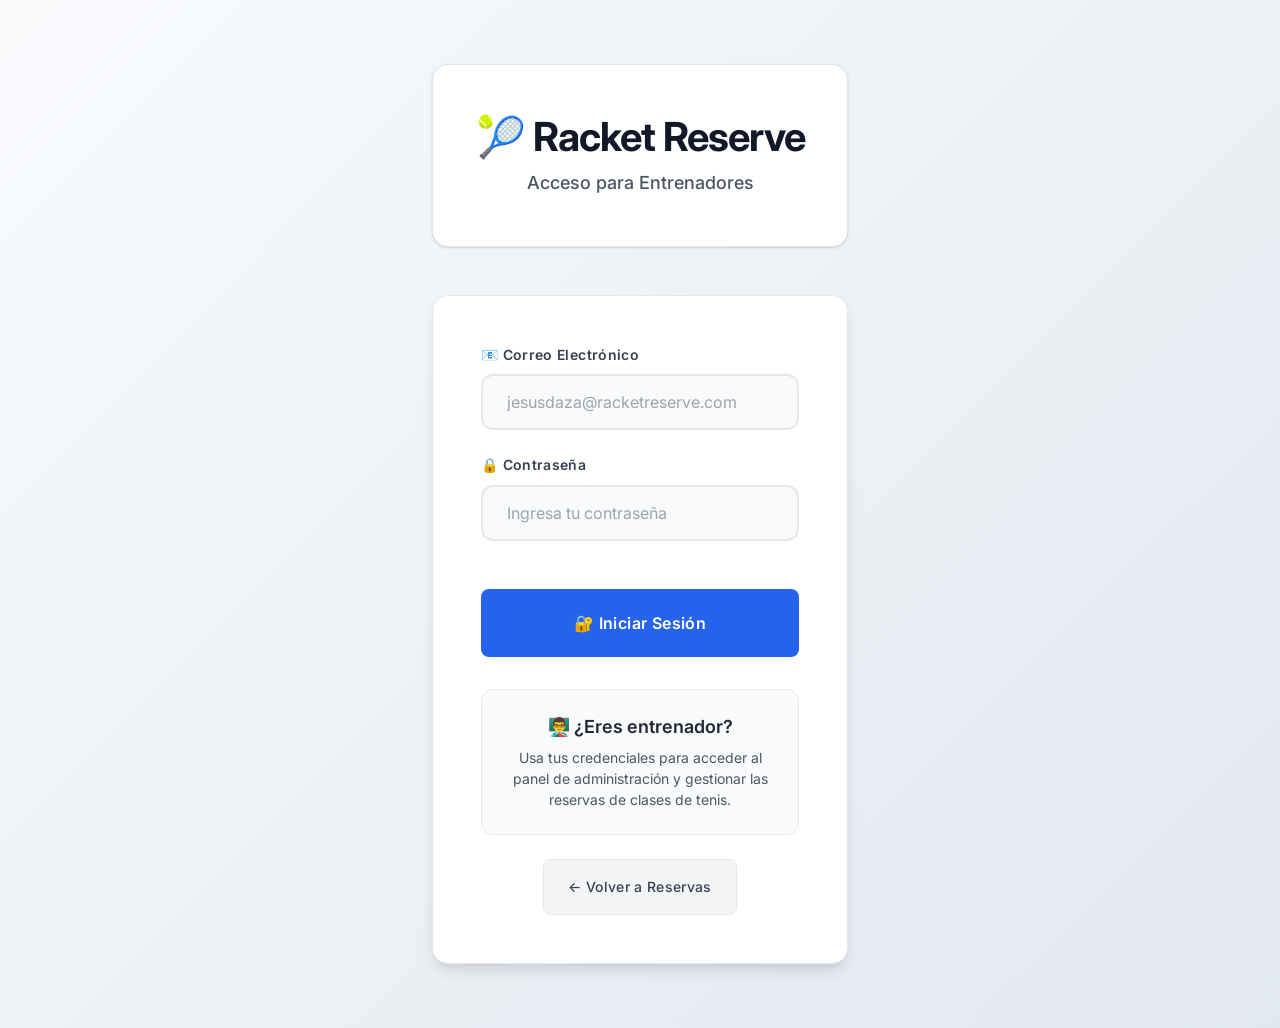
<file: login.html>
<!DOCTYPE html>
<html lang="es">
<head>
    <meta charset="UTF-8">
    <meta name="viewport" content="width=device-width, initial-scale=1.0">
    <title>🔐 Acceso Entrenador - Racket Reserve</title>
    <link rel="stylesheet" href="style.css">
    <link rel="preconnect" href="https://fonts.googleapis.com">
    <link rel="preconnect" href="https://fonts.gstatic.com" crossorigin>
    <link href="https://fonts.googleapis.com/css2?family=Inter:wght@300;400;500;600;700;800&display=swap" rel="stylesheet">
</head>
<body>
    <div class="container">
        <div class="login-container">
            <header class="login-header">
                <h1>🎾 Racket Reserve</h1>
                <p class="login-subtitle">Acceso para Entrenadores</p>
            </header>

            <main class="login-main">
                <div class="login-form-container">
                    <form id="loginForm" class="login-form">
                        <div class="form-group">
                            <label for="email">📧 Correo Electrónico</label>
                            <input 
                                type="email" 
                                id="email" 
                                name="email" 
                                placeholder="jesusdaza@racketreserve.com" 
                                required 
                                autocomplete="email"
                            />
                        </div>

                        <div class="form-group">
                            <label for="password">🔒 Contraseña</label>
                            <input 
                                type="password" 
                                id="password" 
                                name="password" 
                                placeholder="Ingresa tu contraseña" 
                                required 
                                autocomplete="current-password"
                            />
                        </div>

                        <div class="form-actions">
                            <button type="submit" class="btn-primary btn-full">
                                🔐 Iniciar Sesión
                            </button>
                        </div>
                    </form>

                    <div class="login-info">
                        <div class="info-card">
                            <h3>👨‍🏫 ¿Eres entrenador?</h3>
                            <p>Usa tus credenciales para acceder al panel de administración y gestionar las reservas de clases de tenis.</p>
                        </div>
                        
                        <div class="back-link">
                            <a href="index.html" class="btn-secondary">
                                ← Volver a Reservas
                            </a>
                        </div>
                    </div>
                </div>
            </main>

            <div id="notification" class="notification"></div>
        </div>
    </div>

    <script src="auth.js"></script>
</body>
</html>
</file>
<file: style.css>
* {
    margin: 0;
    padding: 0;
    box-sizing: border-box;
}

:root {
    --primary-color: #2563eb;
    --primary-dark: #1e40af;
    --secondary-color: #10b981;
    --accent-color: #f59e0b;
    --danger-color: #ef4444;
    --dark-color: #1f2937;
    --light-color: #ffffff;
    --gray-50: #f9fafb;
    --gray-100: #f3f4f6;
    --gray-200: #e5e7eb;
    --gray-300: #d1d5db;
    --gray-400: #9ca3af;
    --gray-500: #6b7280;
    --gray-600: #4b5563;
    --gray-700: #374151;
    --gray-800: #1f2937;
    --gray-900: #111827;
    --border-color: #e5e7eb;
    --shadow-xs: 0 1px 2px 0 rgba(0, 0, 0, 0.05);
    --shadow-sm: 0 1px 3px 0 rgba(0, 0, 0, 0.1), 0 1px 2px 0 rgba(0, 0, 0, 0.06);
    --shadow-md: 0 4px 6px -1px rgba(0, 0, 0, 0.1), 0 2px 4px -1px rgba(0, 0, 0, 0.06);
    --shadow-lg: 0 10px 15px -3px rgba(0, 0, 0, 0.1), 0 4px 6px -2px rgba(0, 0, 0, 0.05);
    --shadow-xl: 0 20px 25px -5px rgba(0, 0, 0, 0.1), 0 10px 10px -5px rgba(0, 0, 0, 0.04);
    --radius-sm: 0.375rem;
    --radius-md: 0.5rem;
    --radius-lg: 0.75rem;
    --radius-xl: 1rem;
    --spacing-xs: 0.25rem;
    --spacing-sm: 0.5rem;
    --spacing-md: 1rem;
    --spacing-lg: 1.5rem;
    --spacing-xl: 2rem;
    --spacing-2xl: 3rem;
    --transition-fast: 150ms cubic-bezier(0.4, 0, 0.2, 1);
    --transition-base: 300ms cubic-bezier(0.4, 0, 0.2, 1);
    --transition-slow: 500ms cubic-bezier(0.4, 0, 0.2, 1);
}

body {
    font-family: 'Inter', -apple-system, BlinkMacSystemFont, 'Segoe UI', Roboto, Oxygen, Ubuntu, sans-serif;
    background: linear-gradient(135deg, #f8fafc 0%, #e2e8f0 100%);
    min-height: 100vh;
    color: var(--gray-800);
    line-height: 1.6;
    font-size: 16px;
    font-weight: 400;
    -webkit-font-smoothing: antialiased;
    -moz-osx-font-smoothing: grayscale;
}

.container {
    max-width: 1200px;
    margin: 0 auto;
    padding: var(--spacing-xl);
    animation: fadeIn var(--transition-slow) ease-out;
}

@keyframes fadeIn {
    from {
        opacity: 0;
        transform: translateY(10px);
    }
    to {
        opacity: 1;
        transform: translateY(0);
    }
}

header {
    background: var(--light-color);
    border-radius: var(--radius-xl);
    padding: var(--spacing-2xl) var(--spacing-xl);
    margin-bottom: var(--spacing-2xl);
    box-shadow: var(--shadow-sm);
    border: 1px solid var(--gray-200);
    animation: slideDown var(--transition-base) ease-out;
}

@keyframes slideDown {
    from {
        opacity: 0;
        transform: translateY(-10px);
    }
    to {
        opacity: 1;
        transform: translateY(0);
    }
}

header h1 {
    color: var(--gray-900);
    margin-bottom: var(--spacing-lg);
    font-size: 2.5rem;
    font-weight: 700;
    text-align: center;
    letter-spacing: -0.025em;
    line-height: 1.2;
}

nav {
    display: flex;
    justify-content: center;
    gap: var(--spacing-md);
    flex-wrap: wrap;
}

nav a {
    padding: var(--spacing-md) var(--spacing-lg);
    background: var(--gray-50);
    color: var(--gray-700);
    text-decoration: none;
    border-radius: var(--radius-lg);
    transition: all var(--transition-base) ease;
    font-weight: 500;
    font-size: 0.95rem;
    border: 1px solid var(--gray-200);
    display: flex;
    align-items: center;
    gap: var(--spacing-sm);
}

nav a:hover {
    background: var(--primary-color);
    color: white;
    transform: translateY(-1px);
    box-shadow: var(--shadow-md);
    border-color: var(--primary-color);
}

nav a.active {
    background: var(--primary-color);
    color: white;
    box-shadow: var(--shadow-sm);
    border-color: var(--primary-color);
}

main {
    background: var(--light-color);
    border-radius: var(--radius-xl);
    padding: var(--spacing-2xl);
    box-shadow: var(--shadow-sm);
    border: 1px solid var(--gray-200);
    animation: fadeInUp var(--transition-slow) ease-out var(--transition-base) both;
}

@keyframes fadeInUp {
    from {
        opacity: 0;
        transform: translateY(15px);
    }
    to {
        opacity: 1;
        transform: translateY(0);
    }
}

section {
    margin-bottom: var(--spacing-2xl);
}

section:last-child {
    margin-bottom: 0;
}

h2 {
    color: var(--gray-900);
    margin-bottom: var(--spacing-lg);
    font-size: 1.75rem;
    font-weight: 600;
    display: flex;
    align-items: center;
    gap: var(--spacing-sm);
    line-height: 1.3;
}

h3 {
    color: var(--gray-800);
    margin-bottom: var(--spacing-md);
    font-size: 1.125rem;
    font-weight: 600;
    display: flex;
    align-items: center;
    gap: var(--spacing-sm);
    line-height: 1.4;
}

.date-selector {
    text-align: center;
    margin-bottom: var(--spacing-xl);
    padding: var(--spacing-lg);
    background: var(--gray-50);
    border-radius: var(--radius-lg);
    border: 1px solid var(--gray-200);
}

.date-selector input[type="date"] {
    padding: var(--spacing-md) var(--spacing-lg);
    border: 1px solid var(--gray-300);
    border-radius: var(--radius-lg);
    font-size: 1rem;
    margin: 0 var(--spacing-sm);
    transition: all var(--transition-base) ease;
    background: var(--light-color);
    color: var(--gray-800);
    font-weight: 500;
    font-family: 'Inter', sans-serif;
}

.date-selector input[type="date"]:focus {
    outline: none;
    border-color: var(--primary-color);
    box-shadow: 0 0 0 3px rgba(37, 99, 235, 0.1);
}

.date-selector input[type="date"]::-webkit-calendar-picker-indicator {
    cursor: pointer;
    opacity: 0.6;
    transition: opacity var(--transition-base) ease;
}

.date-selector input[type="date"]:hover::-webkit-calendar-picker-indicator {
    opacity: 1;
}

.time-slots {
    display: grid;
    grid-template-columns: 1fr 1fr;
    gap: var(--spacing-xl);
    margin-top: var(--spacing-lg);
}

.time-slots-admin {
    display: grid;
    grid-template-columns: 1fr 1fr;
    gap: var(--spacing-xl);
    margin-top: var(--spacing-lg);
}

.morning-slots, .afternoon-slots, 
.morning-slots-admin, .afternoon-slots-admin {
    background: var(--gray-50);
    padding: var(--spacing-lg);
    border-radius: var(--radius-lg);
    border: 1px solid var(--gray-200);
    transition: all var(--transition-base) ease;
}

.morning-slots:hover, .afternoon-slots:hover,
.morning-slots-admin:hover, .afternoon-slots-admin:hover {
    border-color: var(--gray-300);
    box-shadow: var(--shadow-sm);
}

.slot {
    background: var(--light-color);
    border: 1px solid var(--gray-200);
    border-radius: var(--radius-lg);
    padding: var(--spacing-lg);
    margin-bottom: var(--spacing-md);
    display: flex;
    justify-content: space-between;
    align-items: center;
    transition: all var(--transition-base) ease;
    cursor: pointer;
}

.slot:last-child {
    margin-bottom: 0;
}

.slot:hover {
    border-color: var(--gray-300);
    box-shadow: var(--shadow-md);
    transform: translateY(-1px);
}

.slot.available {
    border-color: var(--secondary-color);
    background: var(--light-color);
    position: relative;
}

.slot.available:hover {
    border-color: var(--secondary-color);
    box-shadow: 0 0 0 2px rgba(16, 185, 129, 0.1);
}

.slot.booked {
    border-color: var(--accent-color);
    background: var(--gray-50);
    cursor: not-allowed;
    opacity: 0.8;
}

.slot.cancelled {
    border-color: var(--danger-color);
    background: var(--gray-50);
    cursor: not-allowed;
    opacity: 0.6;
}

.slot-time {
    font-weight: 600;
    font-size: 1.125rem;
    color: var(--gray-900);
    margin-bottom: var(--spacing-xs);
    font-family: 'Inter', sans-serif;
}

.slot-court {
    color: var(--gray-600);
    font-size: 0.875rem;
    font-weight: 500;
    display: flex;
    align-items: center;
    gap: var(--spacing-xs);
}

.slot-status {
    padding: var(--spacing-sm) var(--spacing-md);
    border-radius: var(--radius-md);
    font-size: 0.75rem;
    font-weight: 600;
    text-transform: uppercase;
    letter-spacing: 0.05em;
    transition: all var(--transition-base) ease;
}

.status-available {
    background: var(--secondary-color);
    color: white;
}

.status-booked {
    background: var(--accent-color);
    color: white;
}

.status-cancelled {
    background: var(--danger-color);
    color: white;
}

.reservation-form {
    background: var(--gray-50);
    padding: var(--spacing-xl);
    border-radius: var(--radius-lg);
    margin-top: var(--spacing-xl);
    border: 1px solid var(--gray-200);
    box-shadow: var(--shadow-sm);
    animation: slideUp var(--transition-base) ease-out;
}

@keyframes slideUp {
    from {
        opacity: 0;
        transform: translateY(10px);
    }
    to {
        opacity: 1;
        transform: translateY(0);
    }
}

.form-group {
    margin-bottom: var(--spacing-lg);
}

.form-group:last-child {
    margin-bottom: 0;
}

.form-group label {
    display: block;
    margin-bottom: var(--spacing-sm);
    font-weight: 500;
    color: var(--gray-700);
    font-size: 0.875rem;
    font-family: 'Inter', sans-serif;
    letter-spacing: 0.025em;
}

.form-group input {
    width: 100%;
    padding: var(--spacing-md);
    border: 1px solid var(--gray-300);
    border-radius: var(--radius-md);
    font-size: 1rem;
    transition: all var(--transition-base) ease;
    background: var(--light-color);
    color: var(--gray-800);
    font-weight: 400;
    font-family: 'Inter', sans-serif;
}

.form-group input:focus {
    outline: none;
    border-color: var(--primary-color);
    box-shadow: 0 0 0 2px rgba(37, 99, 235, 0.1);
}

.form-group input::placeholder {
    color: var(--gray-400);
    font-weight: 400;
}

.form-actions {
    display: flex;
    gap: var(--spacing-md);
    justify-content: flex-end;
    margin-top: var(--spacing-xl);
}

.btn-primary, .btn-secondary, .btn-warning, .btn-info {
    padding: var(--spacing-md) var(--spacing-lg);
    border: none;
    border-radius: var(--radius-md);
    font-size: 0.875rem;
    font-weight: 500;
    cursor: pointer;
    transition: all var(--transition-base) ease;
    font-family: 'Inter', sans-serif;
    letter-spacing: 0.025em;
    display: flex;
    align-items: center;
    gap: var(--spacing-sm);
}

.btn-primary {
    background: var(--primary-color);
    color: white;
}

.btn-primary:hover {
    background: var(--primary-dark);
    transform: translateY(-1px);
    box-shadow: var(--shadow-md);
}

.btn-secondary {
    background: var(--gray-500);
    color: white;
}

.btn-secondary:hover {
    background: var(--gray-600);
    transform: translateY(-1px);
    box-shadow: var(--shadow-md);
}

.btn-warning {
    background: var(--accent-color);
    color: white;
}

.btn-warning:hover {
    background: #d97706;
    transform: translateY(-1px);
    box-shadow: var(--shadow-md);
}

.btn-info {
    background: #06b6d4;
    color: white;
}

.btn-info:hover {
    background: #0891b2;
    transform: translateY(-1px);
    box-shadow: var(--shadow-md);
}

.notification {
    position: fixed;
    top: var(--spacing-xl);
    right: var(--spacing-xl);
    padding: var(--spacing-md) var(--spacing-lg);
    border-radius: var(--radius-md);
    color: white;
    font-weight: 500;
    font-size: 0.875rem;
    font-family: 'Inter', sans-serif;
    z-index: 1000;
    display: none;
    animation: slideInRight var(--transition-base) ease-out;
    box-shadow: var(--shadow-lg);
    max-width: 400px;
    border: 1px solid rgba(255, 255, 255, 0.2);
}

@keyframes slideInRight {
    from {
        transform: translateX(100%);
        opacity: 0;
    }
    to {
        transform: translateX(0);
        opacity: 1;
    }
}

.notification.success {
    background: var(--secondary-color);
}

.notification.error {
    background: var(--danger-color);
}

.notification.info {
    background: #06b6d4;
}

.admin-controls {
    display: flex;
    justify-content: space-between;
    align-items: center;
    flex-wrap: wrap;
    gap: var(--spacing-lg);
    padding: var(--spacing-lg);
    background: var(--gray-50);
    border-radius: var(--radius-lg);
    border: 1px solid var(--gray-200);
    margin-bottom: var(--spacing-xl);
}

.quick-actions {
    display: flex;
    gap: var(--spacing-md);
    flex-wrap: wrap;
}

.stats-grid {
    display: grid;
    grid-template-columns: repeat(auto-fit, minmax(200px, 1fr));
    gap: var(--spacing-lg);
    margin-bottom: var(--spacing-xl);
}

.stat-card {
    background: var(--light-color);
    color: var(--gray-800);
    padding: var(--spacing-lg);
    border-radius: var(--radius-lg);
    text-align: center;
    box-shadow: var(--shadow-sm);
    border: 1px solid var(--gray-200);
    transition: all var(--transition-base) ease;
}

.stat-card:hover {
    transform: translateY(-2px);
    box-shadow: var(--shadow-md);
    border-color: var(--gray-300);
}

.stat-card h3 {
    color: var(--gray-600);
    margin-bottom: var(--spacing-sm);
    font-size: 0.875rem;
    font-weight: 500;
    display: flex;
    align-items: center;
    justify-content: center;
    gap: var(--spacing-xs);
}

.stat-card span {
    font-size: 2rem;
    font-weight: 700;
    color: var(--gray-900);
    display: block;
    font-family: 'Inter', sans-serif;
}

.slot-actions {
    display: flex;
    gap: var(--spacing-sm);
    flex-wrap: wrap;
}

.btn-small {
    padding: var(--spacing-sm) var(--spacing-md);
    font-size: 0.75rem;
    border: none;
    border-radius: var(--radius-sm);
    cursor: pointer;
    transition: all var(--transition-base) ease;
    font-weight: 500;
    font-family: 'Inter', sans-serif;
    letter-spacing: 0.025em;
}

.btn-confirm {
    background: var(--secondary-color);
    color: white;
}

.btn-confirm:hover {
    background: #059669;
    transform: translateY(-1px);
    box-shadow: var(--shadow-sm);
}

.btn-cancel {
    background: var(--danger-color);
    color: white;
}

.btn-cancel:hover {
    background: #dc2626;
    transform: translateY(-1px);
    box-shadow: var(--shadow-sm);
}

.btn-reset {
    background: var(--accent-color);
    color: white;
}

.btn-reset:hover {
    background: #d97706;
    transform: translateY(-1px);
    box-shadow: var(--shadow-sm);
}

.reservations-list {
    background: var(--gray-50);
    padding: var(--spacing-lg);
    border-radius: var(--radius-lg);
    border: 1px solid var(--gray-200);
}

.reservation-item {
    background: var(--light-color);
    padding: var(--spacing-lg);
    border-radius: var(--radius-md);
    margin-bottom: var(--spacing-md);
    border-left: 3px solid var(--primary-color);
    box-shadow: var(--shadow-xs);
    transition: all var(--transition-base) ease;
}

.reservation-item:last-child {
    margin-bottom: 0;
}

.reservation-item:hover {
    box-shadow: var(--shadow-sm);
    border-left-color: var(--primary-dark);
    transform: translateX(2px);
}

.reservation-item h4 {
    color: var(--gray-900);
    margin-bottom: var(--spacing-md);
    font-size: 1rem;
    font-weight: 600;
    display: flex;
    align-items: center;
    gap: var(--spacing-sm);
    font-family: 'Inter', sans-serif;
}

.reservation-item p {
    color: var(--gray-600);
    margin: var(--spacing-xs) 0;
    font-size: 0.875rem;
    display: flex;
    align-items: center;
    gap: var(--spacing-sm);
    font-family: 'Inter', sans-serif;
}

.reservation-item strong {
    color: var(--gray-700);
    font-weight: 500;
    min-width: 70px;
}

@media (max-width: 768px) {
    .container {
        padding: var(--spacing-lg);
    }
    
    .time-slots, .time-slots-admin {
        grid-template-columns: 1fr;
        gap: var(--spacing-lg);
    }
    
    .admin-controls {
        flex-direction: column;
        align-items: stretch;
        gap: var(--spacing-md);
    }
    
    .stats-grid {
        grid-template-columns: repeat(2, 1fr);
        gap: var(--spacing-md);
    }
    
    nav {
        flex-direction: column;
        gap: var(--spacing-sm);
    }
    
    nav a {
        width: 100%;
        text-align: center;
        justify-content: center;
    }
    
    header h1 {
        font-size: 2rem;
    }
    
    h2 {
        font-size: 1.5rem;
        flex-direction: column;
        align-items: flex-start;
        gap: var(--spacing-sm);
    }
    
    .form-actions {
        flex-direction: column;
        gap: var(--spacing-sm);
    }
    
    .btn-primary, .btn-secondary, .btn-warning, .btn-info {
        width: 100%;
        justify-content: center;
    }
    
    .notification {
        top: var(--spacing-md);
        right: var(--spacing-md);
        left: var(--spacing-md);
        max-width: none;
    }
    
    .stat-card {
        padding: var(--spacing-md);
    }
    
    .stat-card span {
        font-size: 1.5rem;
    }
    
    .slot {
        flex-direction: column;
        align-items: flex-start;
        gap: var(--spacing-md);
        padding: var(--spacing-md);
    }
    
    .slot-actions {
        width: 100%;
        justify-content: flex-end;
    }
}

@media (max-width: 480px) {
    .stats-grid {
        grid-template-columns: 1fr;
    }
    
    .quick-actions {
        flex-direction: column;
    }
    
    .btn-small {
        width: 100%;
        text-align: center;
    }
}

/* Loading states */
.loading {
    display: inline-block;
    width: 16px;
    height: 16px;
    border: 2px solid rgba(255, 255, 255, 0.3);
    border-radius: 50%;
    border-top-color: white;
    animation: spin 1s linear infinite;
}

@keyframes spin {
    to { transform: rotate(360deg); }
}

/* Focus states for accessibility */
.btn-primary:focus, .btn-secondary:focus, 
.btn-warning:focus, .btn-info:focus,
.btn-small:focus {
    outline: 2px solid var(--primary-color);
    outline-offset: 2px;
}

.slot:focus {
    outline: 2px solid var(--primary-color);
    outline-offset: 2px;
}

/* Login page styles */
.login-container {
    max-width: 480px;
    margin: 0 auto;
    padding: var(--spacing-xl);
}

.login-header {
    text-align: center;
    margin-bottom: var(--spacing-2xl);
}

.login-header h1 {
    color: var(--gray-900);
    font-size: 2.5rem;
    font-weight: 700;
    margin-bottom: var(--spacing-sm);
    font-family: 'Inter', sans-serif;
}

.login-subtitle {
    color: var(--gray-600);
    font-size: 1.125rem;
    font-weight: 500;
    margin: 0;
}

.login-main {
    background: var(--light-color);
    border-radius: var(--radius-xl);
    padding: var(--spacing-2xl);
    box-shadow: var(--shadow-lg);
    border: 1px solid var(--gray-200);
}

.login-form-container {
    display: flex;
    flex-direction: column;
    gap: var(--spacing-xl);
}

.login-form {
    display: flex;
    flex-direction: column;
    gap: var(--spacing-lg);
}

.login-form .form-group {
    margin-bottom: 0;
}

.login-form .form-group label {
    display: flex;
    align-items: center;
    gap: var(--spacing-sm);
    font-weight: 600;
    color: var(--gray-700);
    margin-bottom: var(--spacing-sm);
}

.login-form .form-group input {
    width: 100%;
    padding: var(--spacing-md) var(--spacing-lg);
    border: 2px solid var(--gray-200);
    border-radius: var(--radius-lg);
    font-size: 1rem;
    transition: all var(--transition-base) ease;
    background: var(--gray-50);
    color: var(--gray-800);
    font-weight: 500;
    font-family: 'Inter', sans-serif;
}

.login-form .form-group input:focus {
    outline: none;
    border-color: var(--primary-color);
    background: var(--light-color);
    box-shadow: 0 0 0 3px rgba(37, 99, 235, 0.1);
}

.login-form .form-group input::placeholder {
    color: var(--gray-400);
    font-weight: 400;
}

.login-form .form-actions {
    margin-top: var(--spacing-lg);
    margin-bottom: 0;
}

.btn-full {
    width: 100%;
    justify-content: center;
    padding: var(--spacing-lg) var(--spacing-xl);
    font-size: 1rem;
    font-weight: 600;
}

.login-info {
    display: flex;
    flex-direction: column;
    gap: var(--spacing-lg);
}

.info-card {
    background: var(--gray-50);
    padding: var(--spacing-lg);
    border-radius: var(--radius-lg);
    border: 1px solid var(--gray-200);
    text-align: center;
}

.info-card h3 {
    color: var(--gray-800);
    font-size: 1.125rem;
    font-weight: 600;
    margin-bottom: var(--spacing-sm);
    display: flex;
    align-items: center;
    justify-content: center;
    gap: var(--spacing-sm);
}

.info-card p {
    color: var(--gray-600);
    font-size: 0.875rem;
    line-height: 1.5;
    margin: 0;
}

.back-link {
    text-align: center;
}

.back-link a {
    display: inline-flex;
    align-items: center;
    gap: var(--spacing-sm);
    padding: var(--spacing-md) var(--spacing-lg);
    background: var(--gray-100);
    color: var(--gray-700);
    text-decoration: none;
    border-radius: var(--radius-md);
    font-weight: 500;
    transition: all var(--transition-base) ease;
    border: 1px solid var(--gray-200);
}

.back-link a:hover {
    background: var(--gray-200);
    color: var(--gray-800);
    transform: translateY(-1px);
    box-shadow: var(--shadow-sm);
}

/* User info in admin header */
.user-info {
    display: flex;
    align-items: center;
    gap: var(--spacing-md);
    padding: var(--spacing-sm) var(--spacing-md);
    background: var(--gray-50);
    border-radius: var(--radius-md);
    border: 1px solid var(--gray-200);
    margin-bottom: var(--spacing-lg);
}

.user-avatar {
    width: 40px;
    height: 40px;
    border-radius: 50%;
    background: var(--primary-color);
    color: white;
    display: flex;
    align-items: center;
    justify-content: center;
    font-weight: 600;
    font-size: 1.125rem;
}

.user-details {
    flex: 1;
}

.user-name {
    font-weight: 600;
    color: var(--gray-900);
    font-size: 0.875rem;
    margin-bottom: var(--spacing-xs);
}

.user-email {
    color: var(--gray-600);
    font-size: 0.75rem;
}

.logout-btn {
    padding: var(--spacing-sm) var(--spacing-md);
    background: var(--danger-color);
    color: white;
    border: none;
    border-radius: var(--radius-sm);
    font-size: 0.75rem;
    font-weight: 500;
    cursor: pointer;
    transition: all var(--transition-base) ease;
    font-family: 'Inter', sans-serif;
}

.logout-btn:hover {
    background: #dc2626;
    transform: translateY(-1px);
    box-shadow: var(--shadow-sm);
}

@media (max-width: 768px) {
    .login-container {
        padding: var(--spacing-lg);
    }
    
    .login-header h1 {
        font-size: 2rem;
    }
    
    .login-main {
        padding: var(--spacing-lg);
    }
    
    .user-info {
        flex-direction: column;
        text-align: center;
        gap: var(--spacing-sm);
    }
    
    .logout-btn {
        width: 100%;
    }
}
</file>
